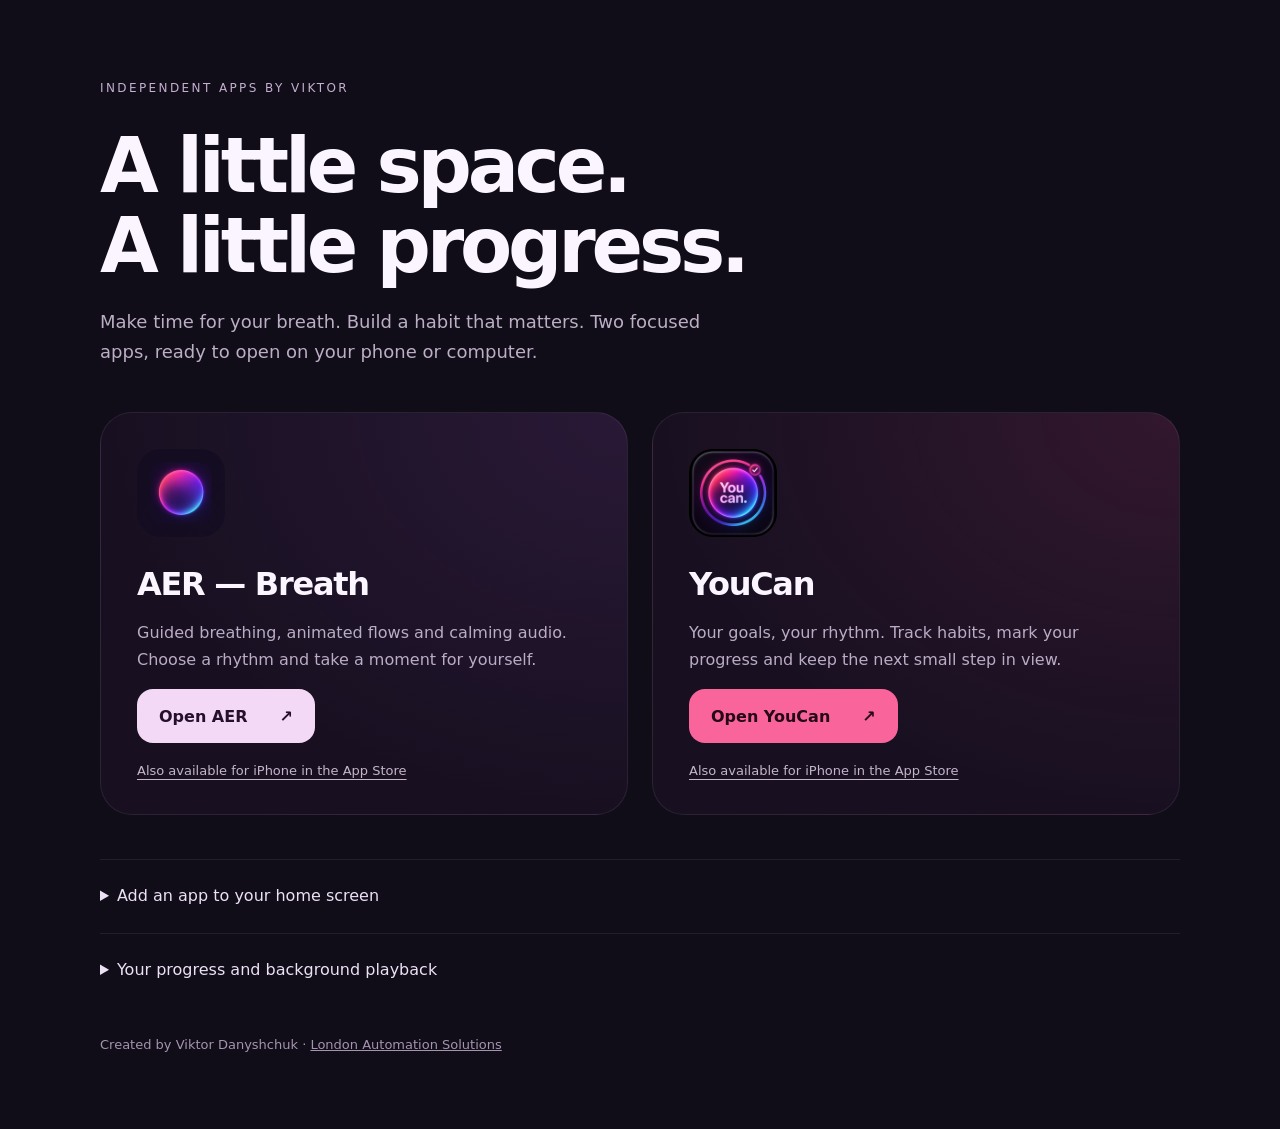
<file: index.html>
<!doctype html>
<html lang="en"><head><meta charset="utf-8"><meta name="viewport" content="width=device-width,initial-scale=1,viewport-fit=cover"><meta name="description" content="AER for guided breathing. YouCan for everyday habits. Open the apps on iPhone, Android or desktop."><meta name="theme-color" content="#100c18"><title>AER & YouCan — Apps by Viktor</title>
<style>*{box-sizing:border-box}html{background:#100c18;color:#faf5ff;font-family:system-ui,-apple-system,sans-serif}body{margin:0;padding:clamp(24px,6vw,80px);min-height:100dvh}main{max-width:1080px;margin:auto}.eyebrow{color:#c3afcf;font-size:12px;letter-spacing:.2em;text-transform:uppercase}h1{font-size:clamp(40px,7vw,76px);line-height:1.06;letter-spacing:-.055em;margin:30px 0 20px;max-width:780px;font-weight:650}header>p{color:#bcaec5;font-size:18px;line-height:1.7;max-width:650px}.cards{display:grid;grid-template-columns:1fr 1fr;gap:24px;margin:44px 0}article{position:relative;padding:36px;border:1px solid #ffffff13;border-radius:32px;overflow:hidden;background:radial-gradient(ellipse at 100% 0%,#a155cd20,transparent 70%),#181021}article:nth-child(2){background:radial-gradient(ellipse at 100% 0%,#ed4a8b20,transparent 70%),#181021}img{width:88px;height:88px;border-radius:24px}h2{font-size:32px;letter-spacing:-.04em;margin:24px 0 12px}article p{color:#baacc5;line-height:1.7;min-height:54px}a.open{display:inline-flex;align-items:center;justify-content:space-between;gap:32px;background:#f3d9f5;color:#24102d;text-decoration:none;padding:17px 22px;border-radius:16px;font-weight:650;min-height:54px}article:nth-child(2) a.open{background:#f9659b;color:#240916}a.store{display:block;margin-top:20px;color:#c4b5cb;font-size:13px;text-underline-offset:4px}details{border-top:1px solid #ffffff14;padding:22px 0;color:#bcaec5;line-height:1.8}summary{color:#ece0f5;cursor:pointer}footer{margin-top:30px;color:#a494af;font-size:13px}footer a{color:inherit}a:focus-visible,summary:focus-visible{outline:3px solid #d7a4ed;outline-offset:5px}@media(max-width:640px){.cards{grid-template-columns:1fr;gap:18px}article{padding:28px}h1{margin-top:24px}.cards{margin-top:30px}}</style></head>
<body><main><header><span class="eyebrow">Independent apps by Viktor</span><h1>A little space.<br>A little progress.</h1><p>Make time for your breath. Build a habit that matters. Two focused apps, ready to open on your phone or computer.</p></header>
<section class="cards" aria-label="Choose an app"><article><img src="./aer/icon-192.png" alt="" width="88" height="88"><h2>AER — Breath</h2><p>Guided breathing, animated flows and calming audio. Choose a rhythm and take a moment for yourself.</p><a class="open" href="https://aer-breath.github.io/">Open AER <span aria-hidden="true">↗</span></a><a class="store" href="https://apps.apple.com/ca/app/aer-breath/id6761077610">Also available for iPhone in the App Store</a></article>
<article><img src="./youcan/icon-192.png" alt="" width="88" height="88"><h2>YouCan</h2><p>Your goals, your rhythm. Track habits, mark your progress and keep the next small step in view.</p><a class="open" href="https://youcan-habits.github.io/">Open YouCan <span aria-hidden="true">↗</span></a><a class="store" href="https://apps.apple.com/ca/app/habit-tracker-you-can/id6768371723">Also available for iPhone in the App Store</a></article></section>
<details><summary>Add an app to your home screen</summary><p>iPhone: open the app in Safari, tap Share, then Add to Home Screen. Android: open in Chrome and choose Install app or Add to Home screen from the menu. The core app can open offline after its first successful load and download.</p></details>
<details><summary>Your progress and background playback</summary><p>YouCan saves progress in this browser on this device. There is no automatic sync with other devices or the iPhone app. Clearing browser data removes this local progress. AER uses continuous session audio and available media controls; background playback still depends on your browser and phone settings. Browser reminders require the app to remain open.</p></details>
<footer>Created by Viktor Danyshchuk · <a href="https://las-tech.co.uk/">London Automation Solutions</a></footer></main></body></html>
</file>
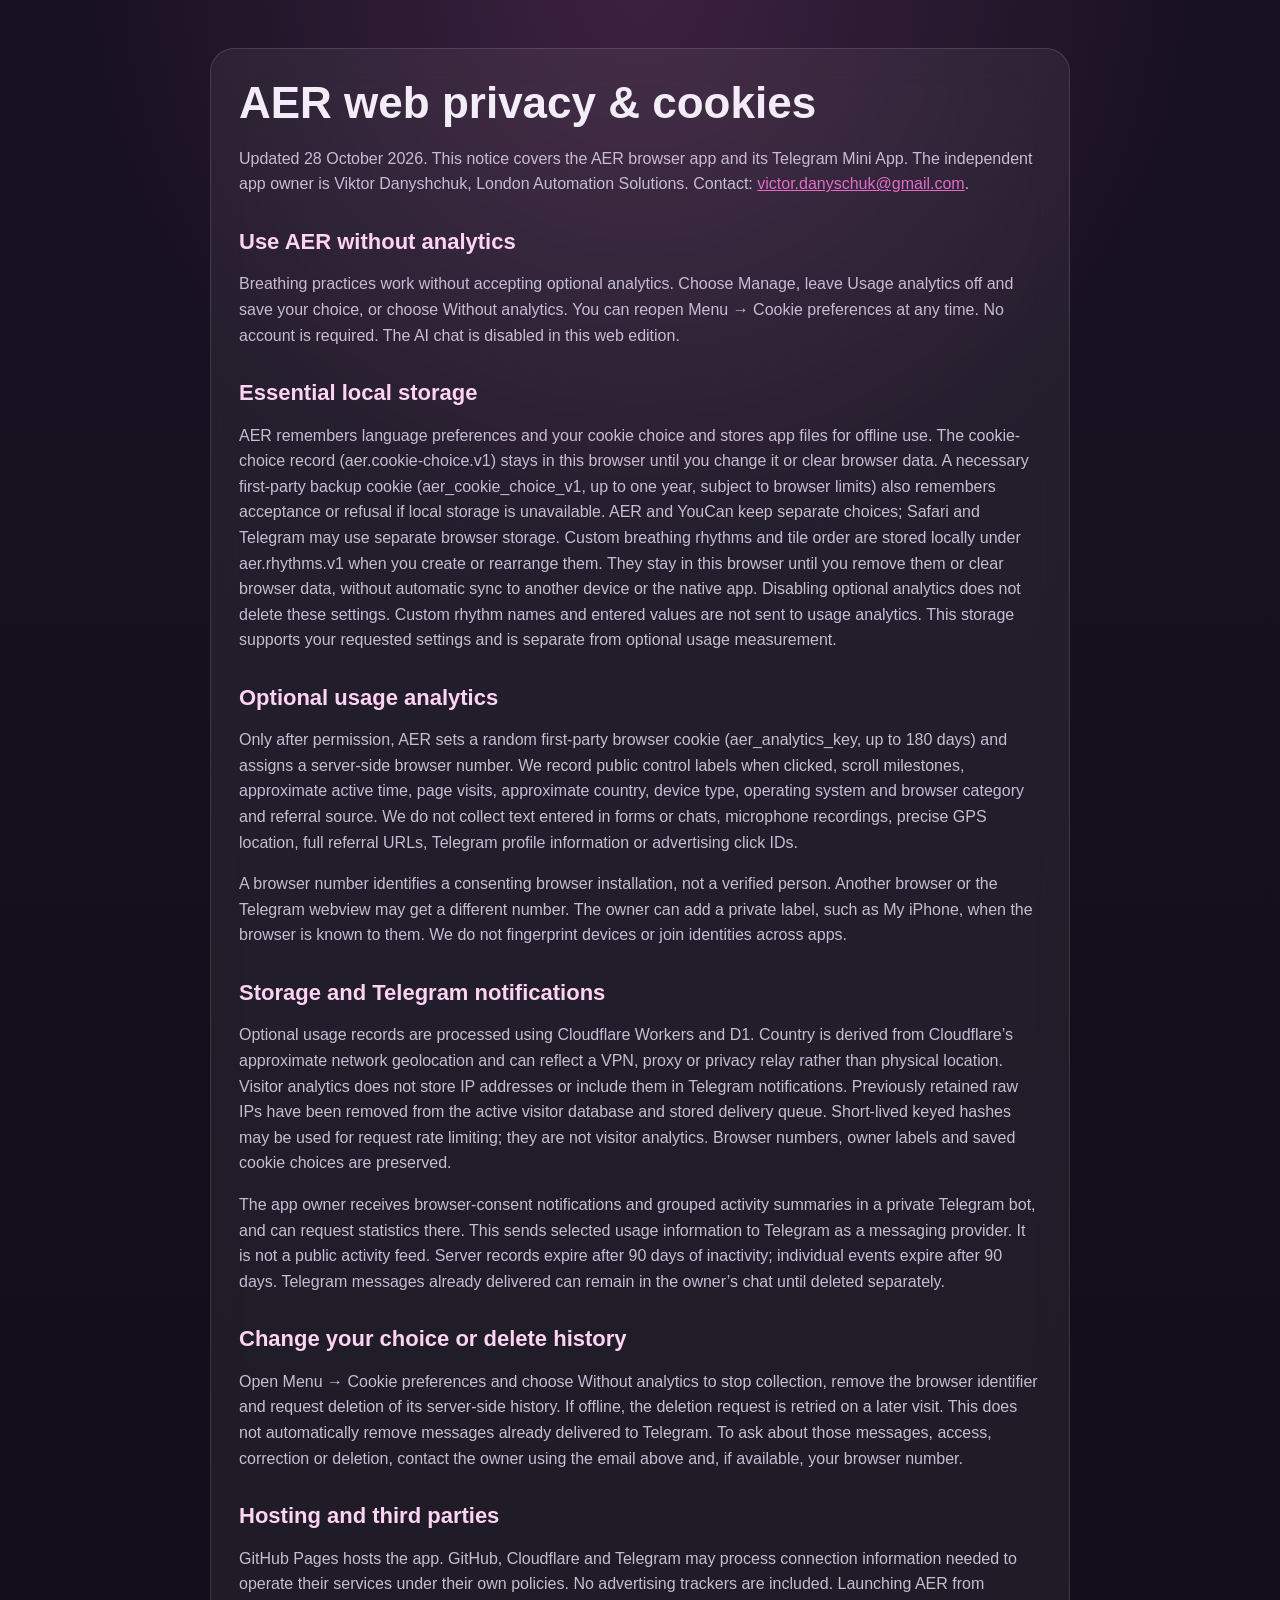
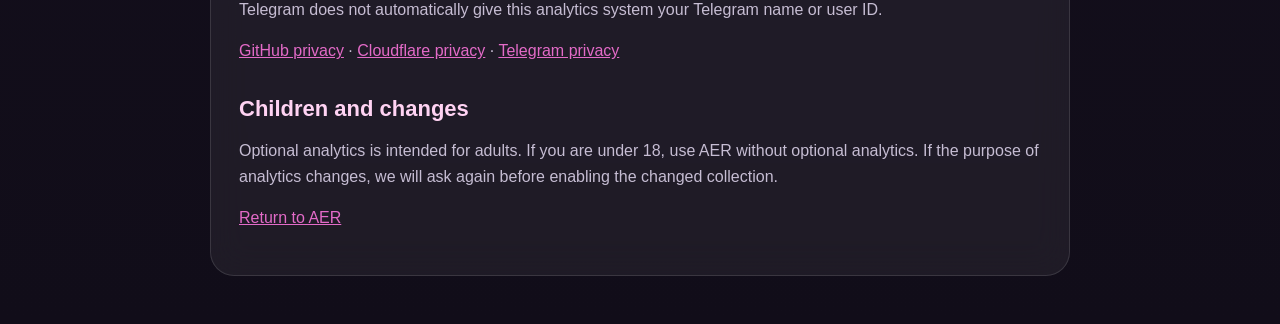
<file: aer/privacy-policy.html>
<!doctype html>
<html lang="en">
  <head>
    <meta charset="UTF-8" />
    <meta name="viewport" content="width=device-width, initial-scale=1.0" />
    <title>AER Privacy Policy</title>
    <style>
      :root {
        color-scheme: dark;
        --bg: #110d19;
        --panel: rgba(255, 255, 255, 0.06);
        --border: rgba(255, 255, 255, 0.12);
        --text: #f3edf8;
        --muted: #c6bdd3;
        --accent: #e36bc8;
      }

      * {
        box-sizing: border-box;
      }

      body {
        margin: 0;
        font-family: -apple-system, BlinkMacSystemFont, "Segoe UI", sans-serif;
        background:
          radial-gradient(circle at top, rgba(227, 107, 200, 0.18), transparent 28%),
          linear-gradient(180deg, #171121 0%, var(--bg) 100%);
        color: var(--text);
        line-height: 1.6;
      }

      main {
        width: min(860px, calc(100% - 32px));
        margin: 48px auto;
        padding: 28px;
        background: var(--panel);
        border: 1px solid var(--border);
        border-radius: 24px;
        backdrop-filter: blur(18px);
      }

      h1,
      h2 {
        line-height: 1.2;
        margin-top: 0;
      }

      h1 {
        font-size: clamp(32px, 5vw, 44px);
        margin-bottom: 12px;
      }

      h2 {
        font-size: 22px;
        margin: 32px 0 12px;
        color: #ffd3f3;
      }

      p,
      li {
        color: var(--muted);
        font-size: 16px;
      }

      strong {
        color: var(--text);
      }

      a {
        color: var(--accent);
      }

      .eyebrow {
        color: var(--accent);
        font-weight: 700;
        letter-spacing: 0.08em;
        text-transform: uppercase;
        font-size: 12px;
        margin-bottom: 10px;
      }

      .updated {
        margin: 0 0 24px;
        color: var(--text);
        font-weight: 600;
      }
    </style>
  </head>
  <body>
    <main>
      <h1>AER web privacy &amp; cookies</h1>
      <p>Updated 28 October 2026. This notice covers the AER browser app and its Telegram Mini App. The independent app owner is Viktor Danyshchuk, London Automation Solutions. Contact: <a href="mailto:victor.danyschuk@gmail.com">victor.danyschuk@gmail.com</a>.</p>
      <h2>Use AER without analytics</h2>
      <p>Breathing practices work without accepting optional analytics. Choose Manage, leave Usage analytics off and save your choice, or choose Without analytics. You can reopen Menu → Cookie preferences at any time. No account is required. The AI chat is disabled in this web edition.</p>
      <h2>Essential local storage</h2>
      <p>AER remembers language preferences and your cookie choice and stores app files for offline use. The cookie-choice record (aer.cookie-choice.v1) stays in this browser until you change it or clear browser data. A necessary first-party backup cookie (aer_cookie_choice_v1, up to one year, subject to browser limits) also remembers acceptance or refusal if local storage is unavailable. AER and YouCan keep separate choices; Safari and Telegram may use separate browser storage. Custom breathing rhythms and tile order are stored locally under aer.rhythms.v1 when you create or rearrange them. They stay in this browser until you remove them or clear browser data, without automatic sync to another device or the native app. Disabling optional analytics does not delete these settings. Custom rhythm names and entered values are not sent to usage analytics. This storage supports your requested settings and is separate from optional usage measurement.</p>
      <h2>Optional usage analytics</h2>
      <p>Only after permission, AER sets a random first-party browser cookie (aer_analytics_key, up to 180 days) and assigns a server-side browser number. We record public control labels when clicked, scroll milestones, approximate active time, page visits, approximate country, device type, operating system and browser category and referral source. We do not collect text entered in forms or chats, microphone recordings, precise GPS location, full referral URLs, Telegram profile information or advertising click IDs.</p>
      <p>A browser number identifies a consenting browser installation, not a verified person. Another browser or the Telegram webview may get a different number. The owner can add a private label, such as My iPhone, when the browser is known to them. We do not fingerprint devices or join identities across apps.</p>
      <h2>Storage and Telegram notifications</h2>
      <p>Optional usage records are processed using Cloudflare Workers and D1. Country is derived from Cloudflare’s approximate network geolocation and can reflect a VPN, proxy or privacy relay rather than physical location. Visitor analytics does not store IP addresses or include them in Telegram notifications. Previously retained raw IPs have been removed from the active visitor database and stored delivery queue. Short-lived keyed hashes may be used for request rate limiting; they are not visitor analytics. Browser numbers, owner labels and saved cookie choices are preserved.</p>
      <p>The app owner receives browser-consent notifications and grouped activity summaries in a private Telegram bot, and can request statistics there. This sends selected usage information to Telegram as a messaging provider. It is not a public activity feed. Server records expire after 90 days of inactivity; individual events expire after 90 days. Telegram messages already delivered can remain in the owner’s chat until deleted separately.</p>
      <h2>Change your choice or delete history</h2>
      <p>Open Menu → Cookie preferences and choose Without analytics to stop collection, remove the browser identifier and request deletion of its server-side history. If offline, the deletion request is retried on a later visit. This does not automatically remove messages already delivered to Telegram. To ask about those messages, access, correction or deletion, contact the owner using the email above and, if available, your browser number.</p>
      <h2>Hosting and third parties</h2>
      <p>GitHub Pages hosts the app. GitHub, Cloudflare and Telegram may process connection information needed to operate their services under their own policies. No advertising trackers are included. Launching AER from Telegram does not automatically give this analytics system your Telegram name or user ID.</p>
      <p><a href="https://docs.github.com/en/site-policy/privacy-policies/github-general-privacy-statement">GitHub privacy</a> · <a href="https://www.cloudflare.com/privacypolicy/">Cloudflare privacy</a> · <a href="https://telegram.org/privacy">Telegram privacy</a></p>
      <h2>Children and changes</h2>
      <p>Optional analytics is intended for adults. If you are under 18, use AER without optional analytics. If the purpose of analytics changes, we will ask again before enabling the changed collection.</p>
      <p><a href="./">Return to AER</a></p>
    </main>
  </body>
  </html>
</file>
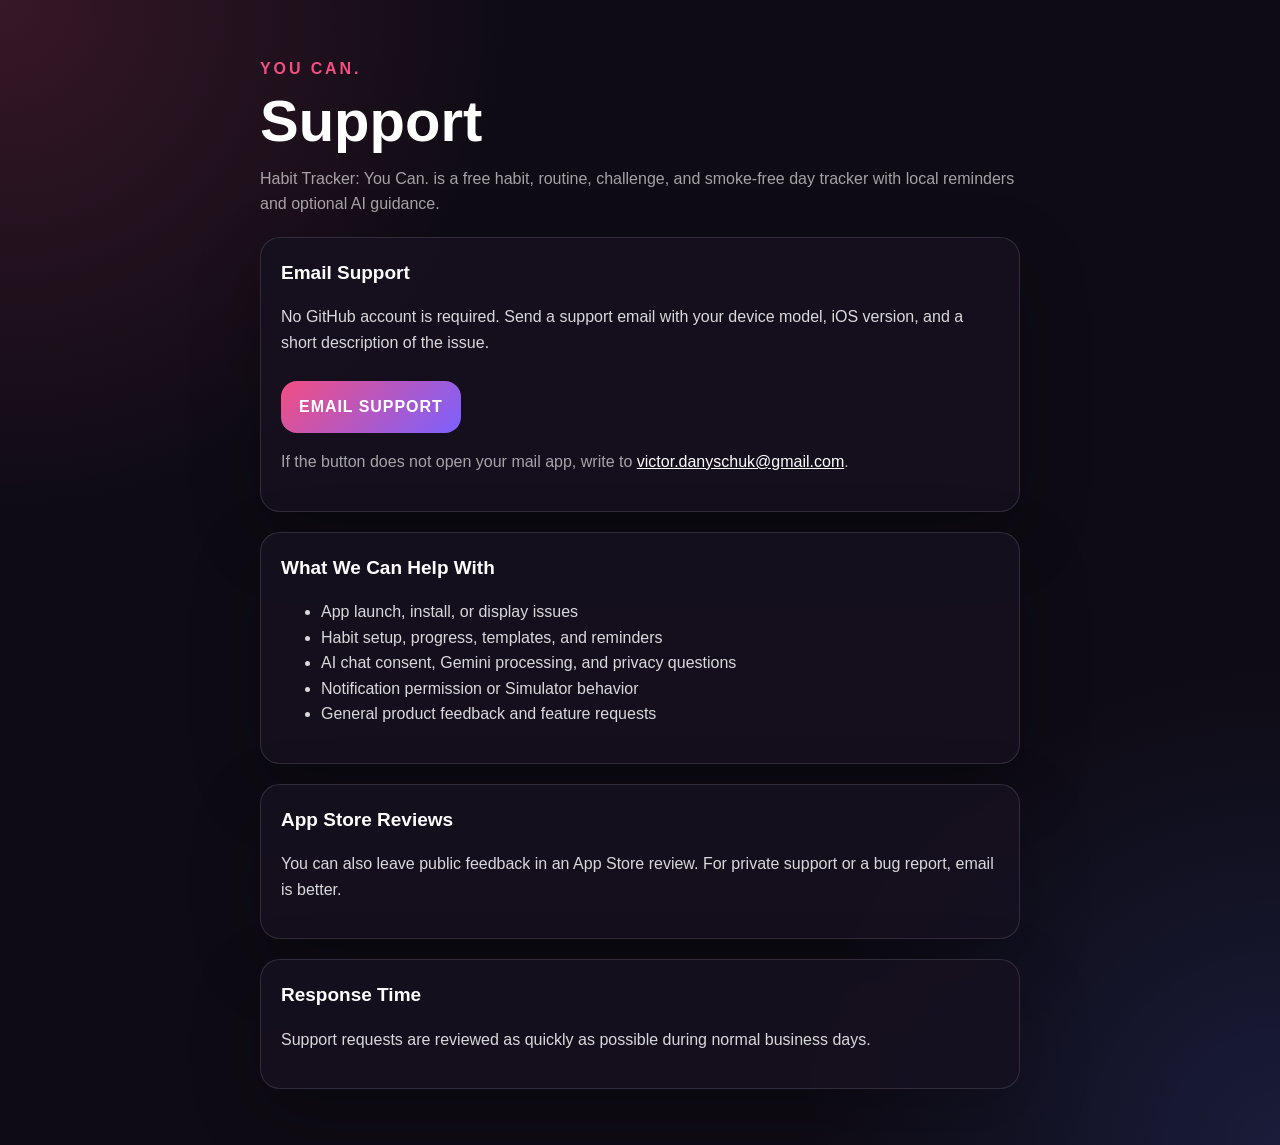
<file: aer/support.html>
<!doctype html>
<html lang="en">
  <head>
    <meta charset="UTF-8" />
    <meta name="viewport" content="width=device-width, initial-scale=1.0" />
    <title>YOU CAN. Support</title>
    <style>
      :root { color-scheme: dark; --bg: #0e0b14; --card: #171120; --text: rgba(255,255,255,.84); --muted: rgba(255,255,255,.62); --accent: #f24e82; --line: rgba(255,255,255,.12); }
      * { box-sizing: border-box; }
      body { margin: 0; background: radial-gradient(circle at top left, rgba(242,78,130,.18), transparent 30%), radial-gradient(circle at bottom right, rgba(86,116,255,.16), transparent 28%), var(--bg); color: var(--text); font-family: -apple-system, BlinkMacSystemFont, "Segoe UI", sans-serif; line-height: 1.6; }
      main { width: min(760px, calc(100% - 32px)); margin: 0 auto; padding: 56px 0; }
      .eyebrow { color: var(--accent); font-weight: 900; letter-spacing: .18em; text-transform: uppercase; }
      h1 { margin: 10px 0 6px; font-size: clamp(34px, 7vw, 58px); color: white; line-height: 1; }
      h2 { margin: 0 0 10px; color: white; font-size: 19px; }
      p, li { color: var(--text); }
      section { margin-top: 20px; padding: 20px; border: 1px solid var(--line); border-radius: 20px; background: rgba(23,17,32,.86); box-shadow: 0 24px 70px rgba(0,0,0,.24); }
      a { color: white; }
      .button { display: inline-flex; margin-top: 10px; padding: 13px 18px; border-radius: 16px; background: linear-gradient(135deg, #f24e82, #7b61ff); color: white; font-weight: 900; letter-spacing: .06em; text-decoration: none; text-transform: uppercase; }
      .muted { color: var(--muted); }
    </style>
  </head>
  <body>
    <main>
      <div class="eyebrow">YOU CAN.</div>
      <h1>Support</h1>
      <p class="muted">Habit Tracker: You Can. is a free habit, routine, challenge, and smoke-free day tracker with local reminders and optional AI guidance.</p>

      <section>
        <h2>Email Support</h2>
        <p>No GitHub account is required. Send a support email with your device model, iOS version, and a short description of the issue.</p>
        <a class="button" href="mailto:victor.danyschuk@gmail.com?subject=YOU%20CAN.%20Support&body=App:%20YOU%20CAN.%0ADevice:%20%0AiOS%20version:%20%0AWhat%20happened:%20%0ASteps%20to%20reproduce:%20">Email Support</a>
        <p class="muted">If the button does not open your mail app, write to <a href="mailto:victor.danyschuk@gmail.com">victor.danyschuk@gmail.com</a>.</p>
      </section>

      <section>
        <h2>What We Can Help With</h2>
        <ul>
          <li>App launch, install, or display issues</li>
          <li>Habit setup, progress, templates, and reminders</li>
          <li>AI chat consent, Gemini processing, and privacy questions</li>
          <li>Notification permission or Simulator behavior</li>
          <li>General product feedback and feature requests</li>
        </ul>
      </section>

      <section>
        <h2>App Store Reviews</h2>
        <p>You can also leave public feedback in an App Store review. For private support or a bug report, email is better.</p>
      </section>

      <section>
        <h2>Response Time</h2>
        <p>Support requests are reviewed as quickly as possible during normal business days.</p>
      </section>
    </main>
  </body>
</html>
</file>
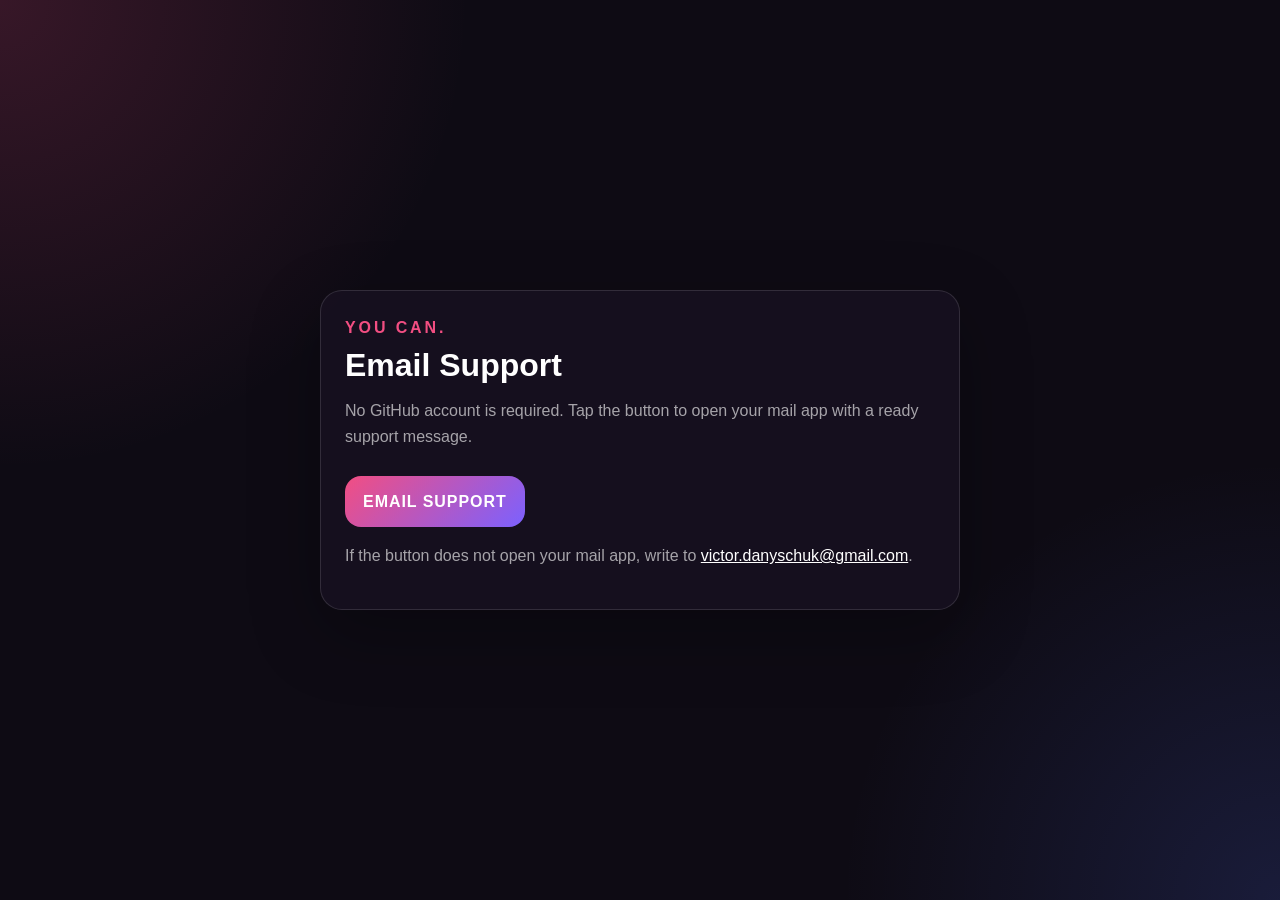
<file: aer/youcan-request.html>
<!doctype html>
<html lang="en">
  <head>
    <meta charset="UTF-8" />
    <meta name="viewport" content="width=device-width, initial-scale=1.0" />
    <title>YOU CAN. Support</title>
    <style>
      :root { color-scheme: dark; --bg: #0e0b14; --card: #171120; --text: rgba(255,255,255,.84); --muted: rgba(255,255,255,.62); --accent: #f24e82; --line: rgba(255,255,255,.12); }
      * { box-sizing: border-box; }
      body { margin: 0; min-height: 100vh; display: grid; place-items: center; padding: 24px; background: radial-gradient(circle at top left, rgba(242,78,130,.18), transparent 30%), radial-gradient(circle at bottom right, rgba(86,116,255,.16), transparent 28%), var(--bg); color: var(--text); font-family: -apple-system, BlinkMacSystemFont, "Segoe UI", sans-serif; line-height: 1.6; }
      main { width: min(640px, 100%); padding: 24px; border: 1px solid var(--line); border-radius: 22px; background: rgba(23,17,32,.88); box-shadow: 0 24px 70px rgba(0,0,0,.28); }
      .eyebrow { color: var(--accent); font-weight: 900; letter-spacing: .18em; text-transform: uppercase; }
      h1 { margin: 8px 0 8px; color: white; line-height: 1.05; }
      p { color: var(--muted); }
      a { color: white; }
      .button { display: inline-flex; margin-top: 10px; padding: 13px 18px; border-radius: 16px; background: linear-gradient(135deg, #f24e82, #7b61ff); color: white; font-weight: 900; letter-spacing: .06em; text-decoration: none; text-transform: uppercase; }
    </style>
  </head>
  <body>
    <main>
      <div class="eyebrow">YOU CAN.</div>
      <h1>Email Support</h1>
      <p>No GitHub account is required. Tap the button to open your mail app with a ready support message.</p>
      <a class="button" href="mailto:victor.danyschuk@gmail.com?subject=YOU%20CAN.%20Support&body=App:%20YOU%20CAN.%0ADevice:%20%0AiOS%20version:%20%0AWhat%20happened:%20%0ASteps%20to%20reproduce:%20">Email Support</a>
      <p>If the button does not open your mail app, write to <a href="mailto:victor.danyschuk@gmail.com">victor.danyschuk@gmail.com</a>.</p>
    </main>
  </body>
</html>
</file>
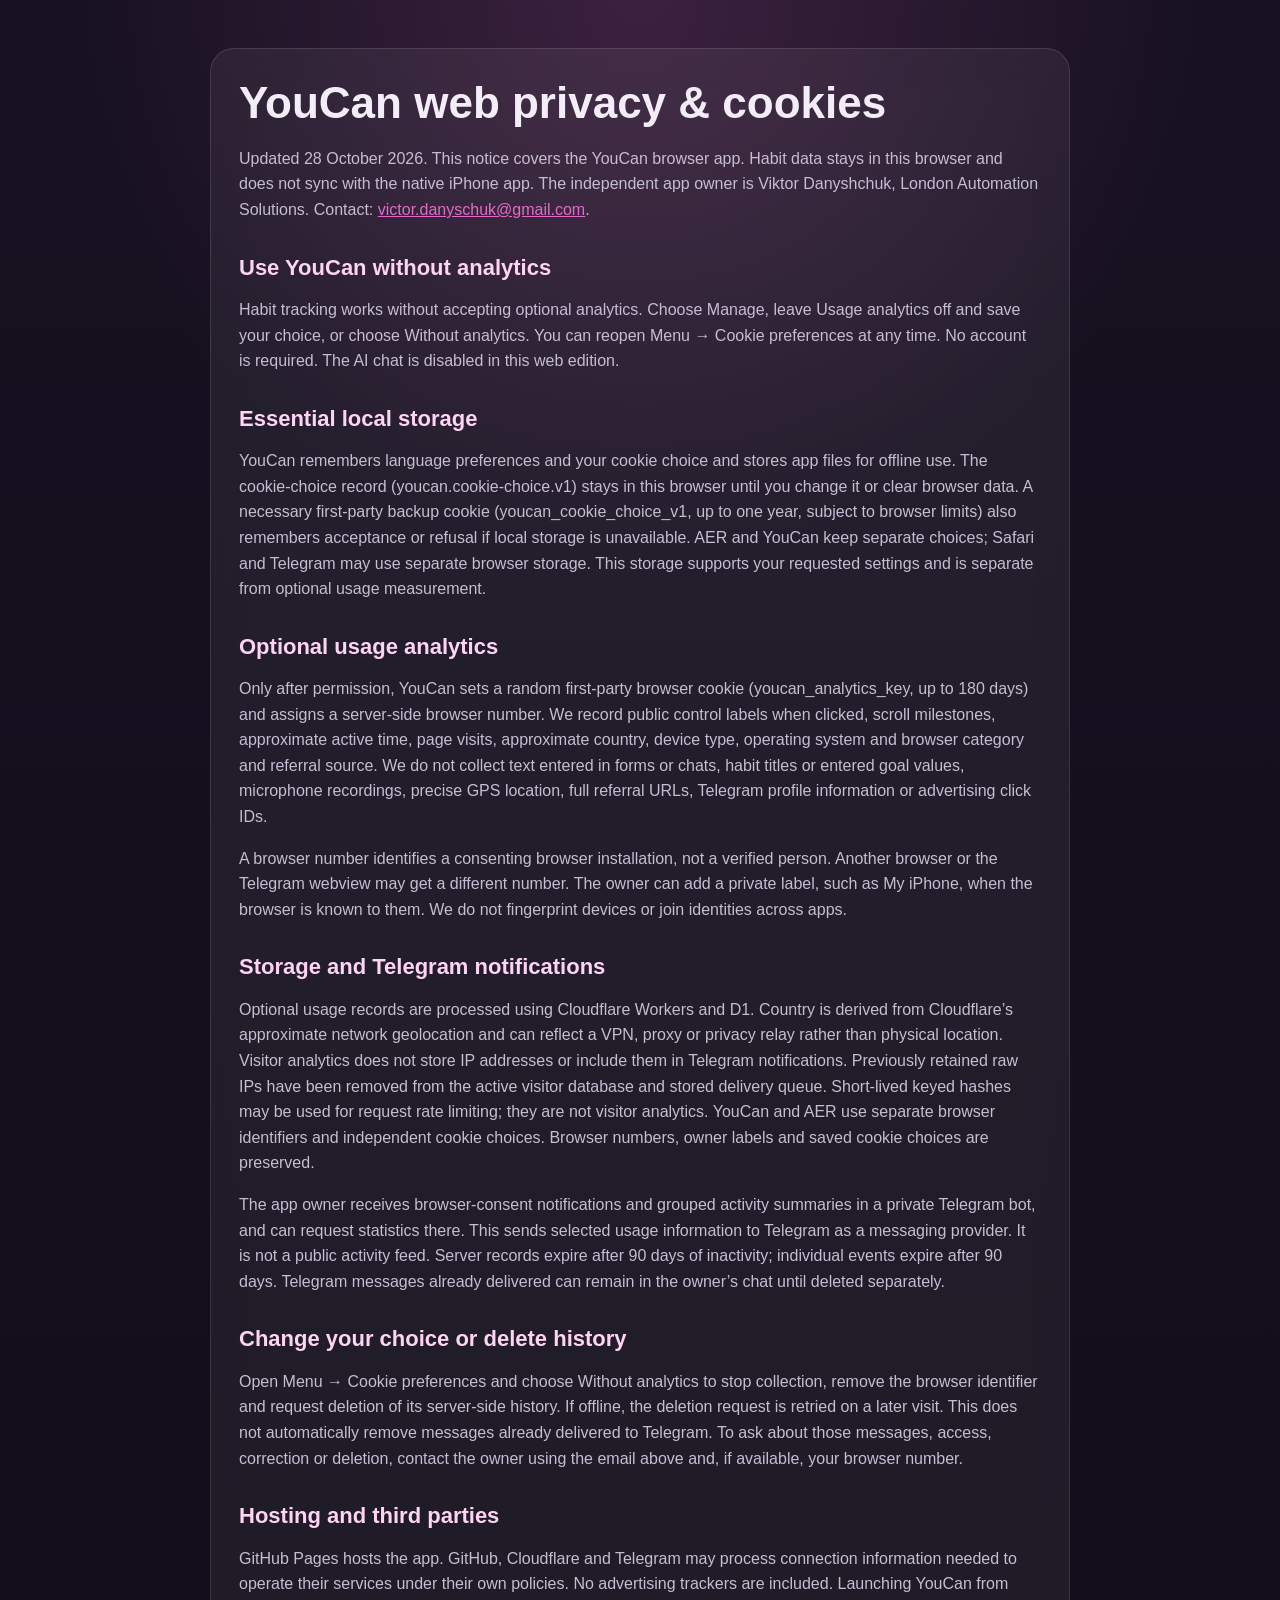
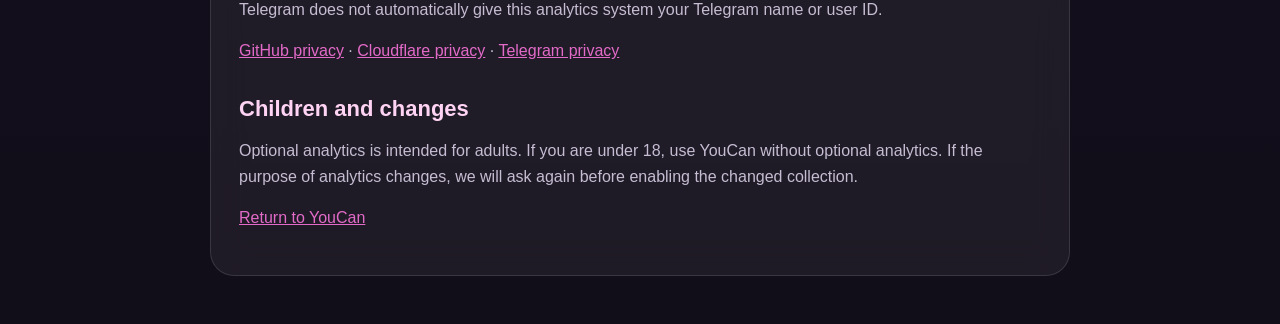
<file: youcan/privacy-policy.html>
<!doctype html>
<html lang="en">
  <head>
    <meta charset="UTF-8" />
    <meta name="viewport" content="width=device-width, initial-scale=1.0" />
    <title>YouCan Privacy Policy</title>
    <style>
      :root {
        color-scheme: dark;
        --bg: #110d19;
        --panel: rgba(255, 255, 255, 0.06);
        --border: rgba(255, 255, 255, 0.12);
        --text: #f3edf8;
        --muted: #c6bdd3;
        --accent: #e36bc8;
      }

      * {
        box-sizing: border-box;
      }

      body {
        margin: 0;
        font-family: -apple-system, BlinkMacSystemFont, "Segoe UI", sans-serif;
        background:
          radial-gradient(circle at top, rgba(227, 107, 200, 0.18), transparent 28%),
          linear-gradient(180deg, #171121 0%, var(--bg) 100%);
        color: var(--text);
        line-height: 1.6;
      }

      main {
        width: min(860px, calc(100% - 32px));
        margin: 48px auto;
        padding: 28px;
        background: var(--panel);
        border: 1px solid var(--border);
        border-radius: 24px;
        backdrop-filter: blur(18px);
      }

      h1,
      h2 {
        line-height: 1.2;
        margin-top: 0;
      }

      h1 {
        font-size: clamp(32px, 5vw, 44px);
        margin-bottom: 12px;
      }

      h2 {
        font-size: 22px;
        margin: 32px 0 12px;
        color: #ffd3f3;
      }

      p,
      li {
        color: var(--muted);
        font-size: 16px;
      }

      strong {
        color: var(--text);
      }

      a {
        color: var(--accent);
      }

      .eyebrow {
        color: var(--accent);
        font-weight: 700;
        letter-spacing: 0.08em;
        text-transform: uppercase;
        font-size: 12px;
        margin-bottom: 10px;
      }

      .updated {
        margin: 0 0 24px;
        color: var(--text);
        font-weight: 600;
      }
    </style>
  </head>
  <body>
    <main>
      <h1>YouCan web privacy &amp; cookies</h1>
      <p>Updated 28 October 2026. This notice covers the YouCan browser app. Habit data stays in this browser and does not sync with the native iPhone app. The independent app owner is Viktor Danyshchuk, London Automation Solutions. Contact: <a href="mailto:victor.danyschuk@gmail.com">victor.danyschuk@gmail.com</a>.</p>
      <h2>Use YouCan without analytics</h2>
      <p>Habit tracking works without accepting optional analytics. Choose Manage, leave Usage analytics off and save your choice, or choose Without analytics. You can reopen Menu → Cookie preferences at any time. No account is required. The AI chat is disabled in this web edition.</p>
      <h2>Essential local storage</h2>
      <p>YouCan remembers language preferences and your cookie choice and stores app files for offline use. The cookie-choice record (youcan.cookie-choice.v1) stays in this browser until you change it or clear browser data. A necessary first-party backup cookie (youcan_cookie_choice_v1, up to one year, subject to browser limits) also remembers acceptance or refusal if local storage is unavailable. AER and YouCan keep separate choices; Safari and Telegram may use separate browser storage. This storage supports your requested settings and is separate from optional usage measurement.</p>
      <h2>Optional usage analytics</h2>
      <p>Only after permission, YouCan sets a random first-party browser cookie (youcan_analytics_key, up to 180 days) and assigns a server-side browser number. We record public control labels when clicked, scroll milestones, approximate active time, page visits, approximate country, device type, operating system and browser category and referral source. We do not collect text entered in forms or chats, habit titles or entered goal values, microphone recordings, precise GPS location, full referral URLs, Telegram profile information or advertising click IDs.</p>
      <p>A browser number identifies a consenting browser installation, not a verified person. Another browser or the Telegram webview may get a different number. The owner can add a private label, such as My iPhone, when the browser is known to them. We do not fingerprint devices or join identities across apps.</p>
      <h2>Storage and Telegram notifications</h2>
      <p>Optional usage records are processed using Cloudflare Workers and D1. Country is derived from Cloudflare’s approximate network geolocation and can reflect a VPN, proxy or privacy relay rather than physical location. Visitor analytics does not store IP addresses or include them in Telegram notifications. Previously retained raw IPs have been removed from the active visitor database and stored delivery queue. Short-lived keyed hashes may be used for request rate limiting; they are not visitor analytics. YouCan and AER use separate browser identifiers and independent cookie choices. Browser numbers, owner labels and saved cookie choices are preserved.</p>
      <p>The app owner receives browser-consent notifications and grouped activity summaries in a private Telegram bot, and can request statistics there. This sends selected usage information to Telegram as a messaging provider. It is not a public activity feed. Server records expire after 90 days of inactivity; individual events expire after 90 days. Telegram messages already delivered can remain in the owner’s chat until deleted separately.</p>
      <h2>Change your choice or delete history</h2>
      <p>Open Menu → Cookie preferences and choose Without analytics to stop collection, remove the browser identifier and request deletion of its server-side history. If offline, the deletion request is retried on a later visit. This does not automatically remove messages already delivered to Telegram. To ask about those messages, access, correction or deletion, contact the owner using the email above and, if available, your browser number.</p>
      <h2>Hosting and third parties</h2>
      <p>GitHub Pages hosts the app. GitHub, Cloudflare and Telegram may process connection information needed to operate their services under their own policies. No advertising trackers are included. Launching YouCan from Telegram does not automatically give this analytics system your Telegram name or user ID.</p>
      <p><a href="https://docs.github.com/en/site-policy/privacy-policies/github-general-privacy-statement">GitHub privacy</a> · <a href="https://www.cloudflare.com/privacypolicy/">Cloudflare privacy</a> · <a href="https://telegram.org/privacy">Telegram privacy</a></p>
      <h2>Children and changes</h2>
      <p>Optional analytics is intended for adults. If you are under 18, use YouCan without optional analytics. If the purpose of analytics changes, we will ask again before enabling the changed collection.</p>
      <p><a href="./">Return to YouCan</a></p>
    </main>
  </body>
  </html>
</file>
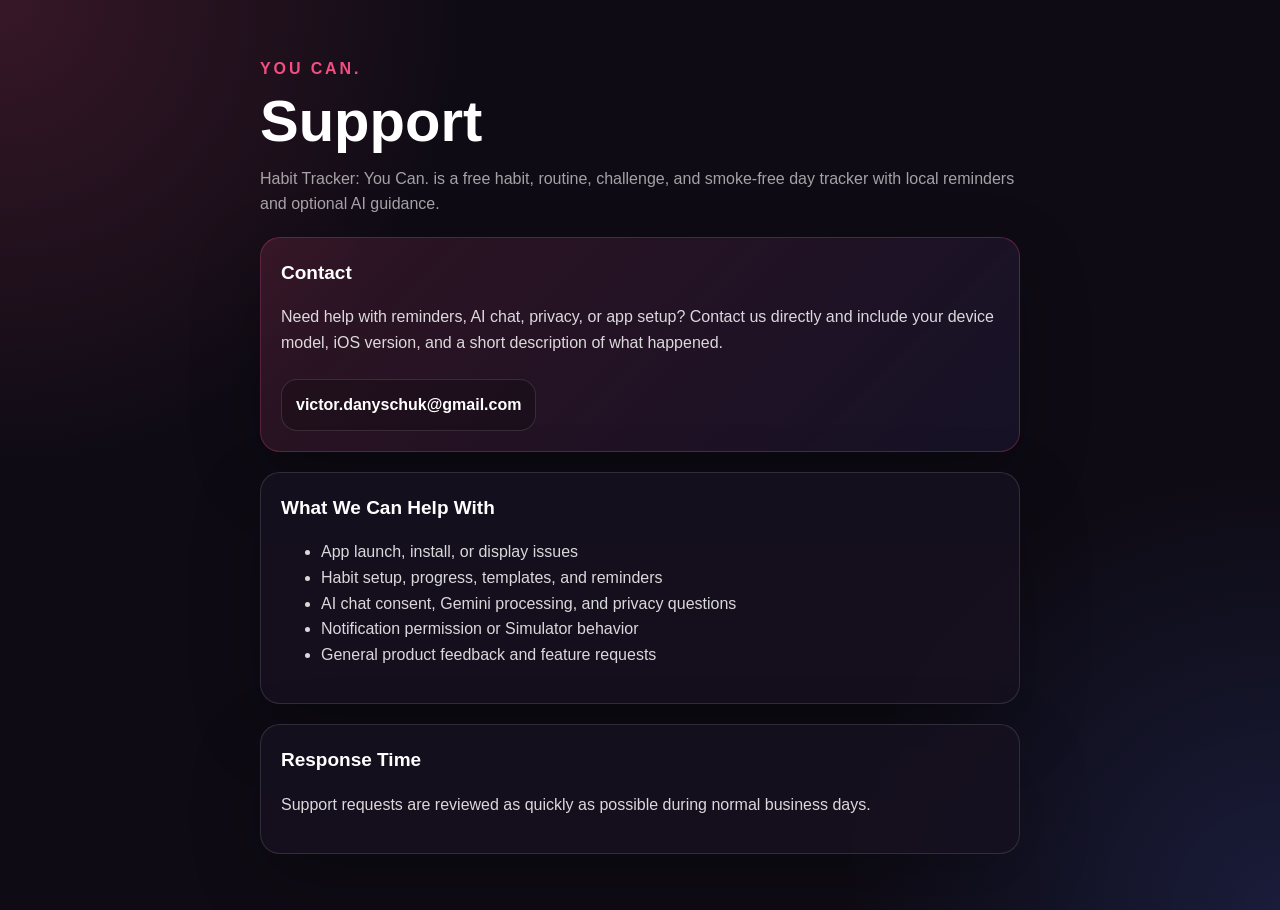
<file: youcan/support.html>
<!doctype html>
<html lang="en">
  <head>
    <meta charset="UTF-8" />
    <meta name="viewport" content="width=device-width, initial-scale=1.0" />
    <title>YOU CAN. Support</title>
    <style>
      :root { color-scheme: dark; --bg: #0e0b14; --card: #171120; --text: rgba(255,255,255,.84); --muted: rgba(255,255,255,.62); --accent: #f24e82; --line: rgba(255,255,255,.12); }
      * { box-sizing: border-box; }
      body { margin: 0; background: radial-gradient(circle at top left, rgba(242,78,130,.18), transparent 30%), radial-gradient(circle at bottom right, rgba(86,116,255,.16), transparent 28%), var(--bg); color: var(--text); font-family: -apple-system, BlinkMacSystemFont, "Segoe UI", sans-serif; line-height: 1.6; }
      main { width: min(760px, calc(100% - 32px)); margin: 0 auto; padding: 56px 0; }
      .eyebrow { color: var(--accent); font-weight: 900; letter-spacing: .18em; text-transform: uppercase; }
      h1 { margin: 10px 0 6px; font-size: clamp(34px, 7vw, 58px); color: white; line-height: 1; }
      h2 { margin: 0 0 10px; color: white; font-size: 19px; }
      p, li { color: var(--text); }
      section { margin-top: 20px; padding: 20px; border: 1px solid var(--line); border-radius: 20px; background: rgba(23,17,32,.86); box-shadow: 0 24px 70px rgba(0,0,0,.24); }
      a { color: white; }
      .contact { border-color: rgba(242,78,130,.28); background: linear-gradient(135deg, rgba(242,78,130,.14), rgba(123,97,255,.08)); }
      .email { display: inline-flex; margin-top: 8px; padding: 12px 14px; border: 1px solid var(--line); border-radius: 16px; background: rgba(0,0,0,.2); font-weight: 900; word-break: break-word; text-decoration: none; }
      .muted { color: var(--muted); }
    </style>
  </head>
  <body>
    <main>
      <div class="eyebrow">YOU CAN.</div>
      <h1>Support</h1>
      <p class="muted">Habit Tracker: You Can. is a free habit, routine, challenge, and smoke-free day tracker with local reminders and optional AI guidance.</p>

      <section class="contact">
        <h2>Contact</h2>
        <p>Need help with reminders, AI chat, privacy, or app setup? Contact us directly and include your device model, iOS version, and a short description of what happened.</p>
        <a class="email" href="mailto:victor.danyschuk@gmail.com?subject=YOU%20CAN.%20Support">victor.danyschuk@gmail.com</a>
      </section>

      <section>
        <h2>What We Can Help With</h2>
        <ul>
          <li>App launch, install, or display issues</li>
          <li>Habit setup, progress, templates, and reminders</li>
          <li>AI chat consent, Gemini processing, and privacy questions</li>
          <li>Notification permission or Simulator behavior</li>
          <li>General product feedback and feature requests</li>
        </ul>
      </section>

      <section>
        <h2>Response Time</h2>
        <p>Support requests are reviewed as quickly as possible during normal business days.</p>
      </section>
    </main>
  </body>
</html>
</file>
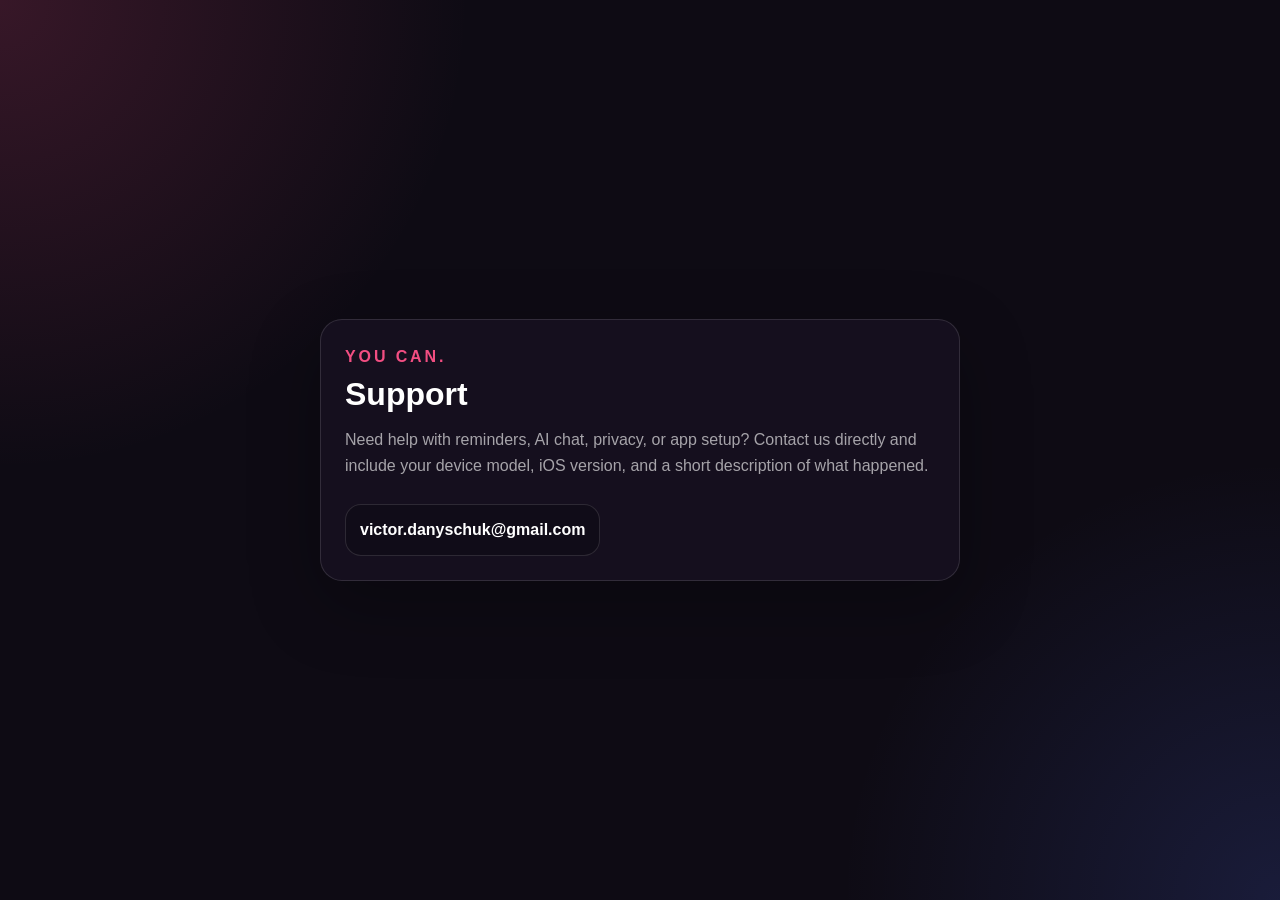
<file: youcan/youcan-request.html>
<!doctype html>
<html lang="en">
  <head>
    <meta charset="UTF-8" />
    <meta name="viewport" content="width=device-width, initial-scale=1.0" />
    <title>YOU CAN. Support</title>
    <style>
      :root { color-scheme: dark; --bg: #0e0b14; --card: #171120; --text: rgba(255,255,255,.84); --muted: rgba(255,255,255,.62); --accent: #f24e82; --line: rgba(255,255,255,.12); }
      * { box-sizing: border-box; }
      body { margin: 0; min-height: 100vh; display: grid; place-items: center; padding: 24px; background: radial-gradient(circle at top left, rgba(242,78,130,.18), transparent 30%), radial-gradient(circle at bottom right, rgba(86,116,255,.16), transparent 28%), var(--bg); color: var(--text); font-family: -apple-system, BlinkMacSystemFont, "Segoe UI", sans-serif; line-height: 1.6; }
      main { width: min(640px, 100%); padding: 24px; border: 1px solid var(--line); border-radius: 22px; background: rgba(23,17,32,.88); box-shadow: 0 24px 70px rgba(0,0,0,.28); }
      .eyebrow { color: var(--accent); font-weight: 900; letter-spacing: .18em; text-transform: uppercase; }
      h1 { margin: 8px 0 8px; color: white; line-height: 1.05; }
      p { color: var(--muted); }
      a { color: white; }
      .email { display: inline-flex; margin-top: 10px; padding: 12px 14px; border: 1px solid var(--line); border-radius: 16px; background: rgba(0,0,0,.2); color: white; font-weight: 900; word-break: break-word; text-decoration: none; }
    </style>
  </head>
  <body>
    <main>
      <div class="eyebrow">YOU CAN.</div>
      <h1>Support</h1>
      <p>Need help with reminders, AI chat, privacy, or app setup? Contact us directly and include your device model, iOS version, and a short description of what happened.</p>
      <a class="email" href="mailto:victor.danyschuk@gmail.com?subject=YOU%20CAN.%20Support">victor.danyschuk@gmail.com</a>
    </main>
  </body>
</html>
</file>
